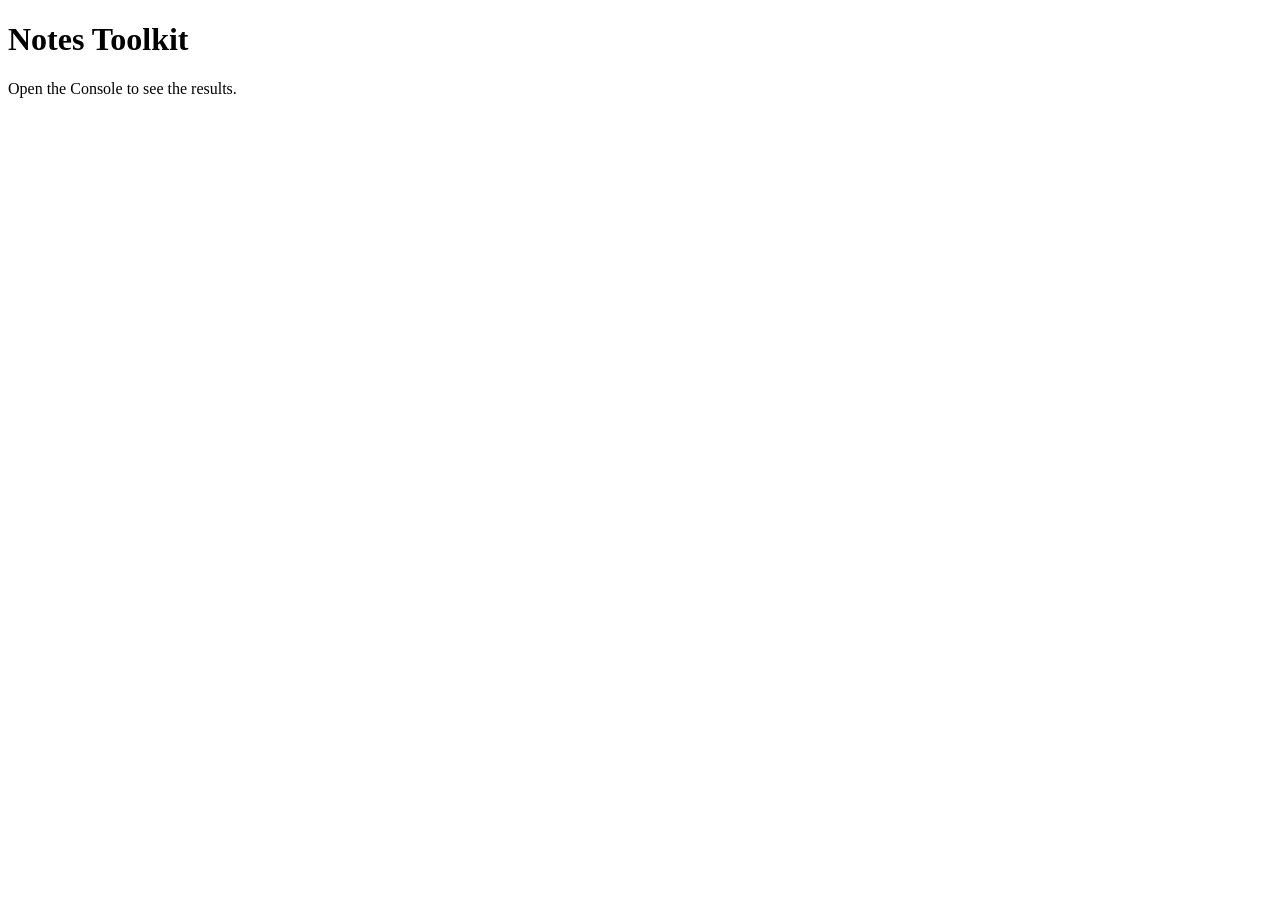
<file: day3/index.html>
<!DOCTYPE html>
<html lang="en">
  <head>
    <meta charset="UTF-8" />
    <meta name="viewport" content="width=device-width, initial-scale=1.0" />
    <title>Notes Toolkit</title>
    <script src="script.js" defer></script>
  </head>
  <body>
    <main>
      <h1>Notes Toolkit</h1>
      <p>Open the Console to see the results.</p>
    </main>
  </body>
</html>
</file>
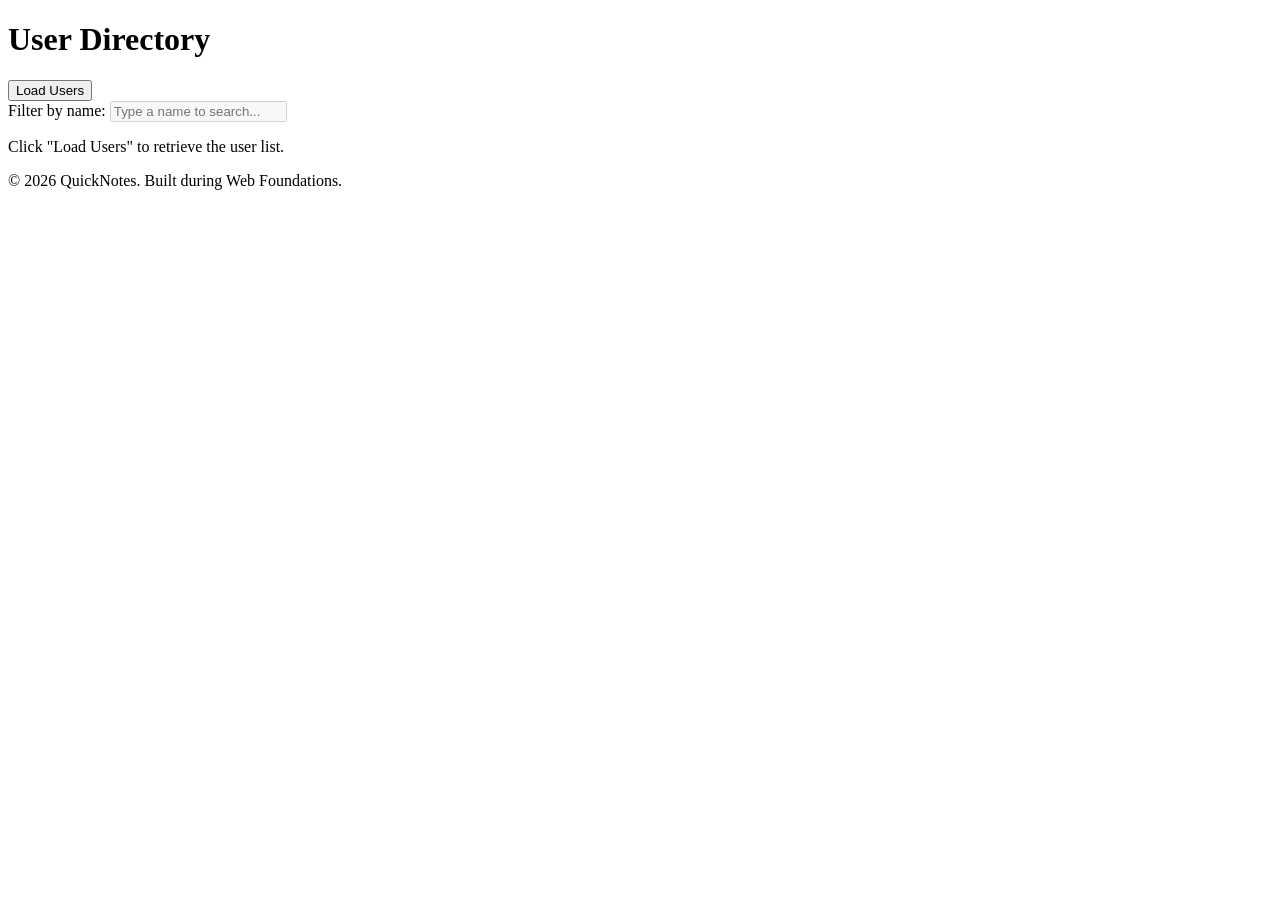
<file: day5/index.html>
<!DOCTYPE html>
<html lang="en">
  <head>
    <meta charset="UTF-8" />
    <meta name="viewport" content="width=device-width, initial-scale=1.0" />
    <title>Day 5 - User Directory</title>
    <script src="users.js" defer></script>
  </head>
  <body>
    <header>
      <h1>User Directory</h1>
    </header>

    <main>
      <section>
        <button id="load-users" type="button">Load Users</button>
      </section>

      <section>
        <label for="filter-input">Filter by name:</label>
        <input
          type="text"
          id="filter-input"
          placeholder="Type a name to search..."
          disabled
        />
      </section>

      <section>
        <p id="status">Click "Load Users" to retrieve the user list.</p>
        <ul id="users-list"></ul>
      </section>
    </main>

    <footer>
      <p>&copy; 2026 QuickNotes. Built during Web Foundations.</p>
    </footer>
  </body>
</html>
</file>
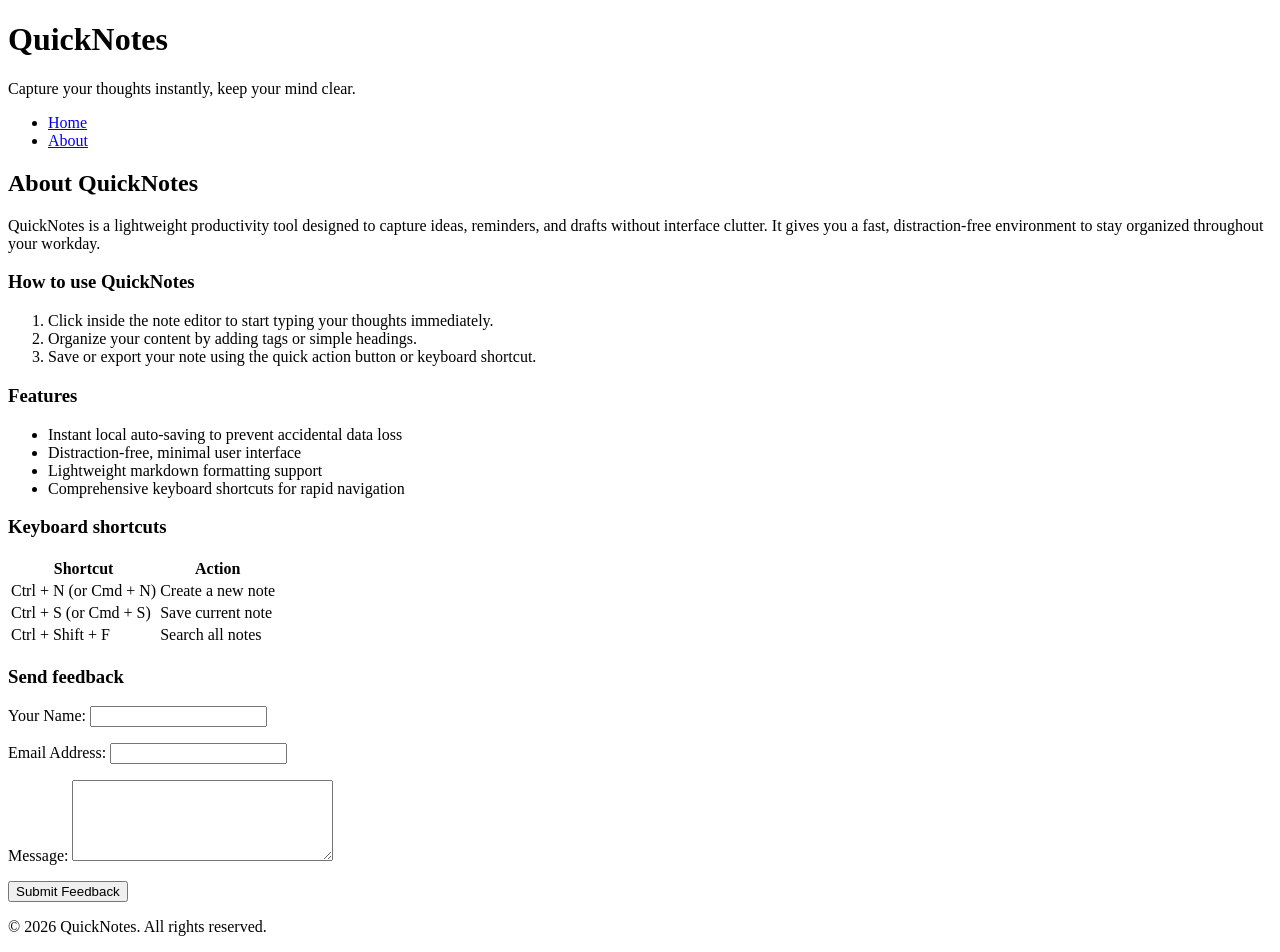
<file: day1/about.html>
<!DOCTYPE html>
<html lang="en">
<head>
  <meta charset="UTF-8">
  <meta name="viewport" content="width=device-width, initial-scale=1.0">
  <title>About - QuickNotes</title>
</head>
<body>
  <header>
    <h1>QuickNotes</h1>
    <p>Capture your thoughts instantly, keep your mind clear.</p>
    <nav>
      <ul>
        <li><a href="index.html">Home</a></li>
        <li><a href="about.html">About</a></li>
      </ul>
    </nav>
  </header>

  <main>
    <h2>About QuickNotes</h2>
    <p>QuickNotes is a lightweight productivity tool designed to capture ideas, reminders, and drafts without interface clutter. It gives you a fast, distraction-free environment to stay organized throughout your workday.</p>

    <section>
      <h3>How to use QuickNotes</h3>
      <ol>
        <li>Click inside the note editor to start typing your thoughts immediately.</li>
        <li>Organize your content by adding tags or simple headings.</li>
        <li>Save or export your note using the quick action button or keyboard shortcut.</li>
      </ol>
    </section>

    <section>
      <h3>Features</h3>
      <ul>
        <li>Instant local auto-saving to prevent accidental data loss</li>
        <li>Distraction-free, minimal user interface</li>
        <li>Lightweight markdown formatting support</li>
        <li>Comprehensive keyboard shortcuts for rapid navigation</li>
      </ul>
    </section>

    <section>
      <h3>Keyboard shortcuts</h3>
      <table>
        <thead>
          <tr>
            <th scope="col">Shortcut</th>
            <th scope="col">Action</th>
          </tr>
        </thead>
        <tbody>
          <tr>
            <td>Ctrl + N (or Cmd + N)</td>
            <td>Create a new note</td>
          </tr>
          <tr>
            <td>Ctrl + S (or Cmd + S)</td>
            <td>Save current note</td>
          </tr>
          <tr>
            <td>Ctrl + Shift + F</td>
            <td>Search all notes</td>
          </tr>
        </tbody>
      </table>
    </section>

    <section>
      <h3>Send feedback</h3>
      <form action="#" method="post">
        <p>
          <label for="user-name">Your Name:</label>
          <input type="text" id="user-name" name="userName" required>
        </p>
        <p>
          <label for="user-email">Email Address:</label>
          <input type="email" id="user-email" name="userEmail" required>
        </p>
        <p>
          <label for="user-message">Message:</label>
          <textarea id="user-message" name="userMessage" rows="5" cols="30" required></textarea>
        </p>
        <p>
          <button type="submit">Submit Feedback</button>
        </p>
      </form>
    </section>
  </main>

  <footer>
    <p>&copy; 2026 QuickNotes. All rights reserved.</p>
  </footer>
</body>
</html>
</file>
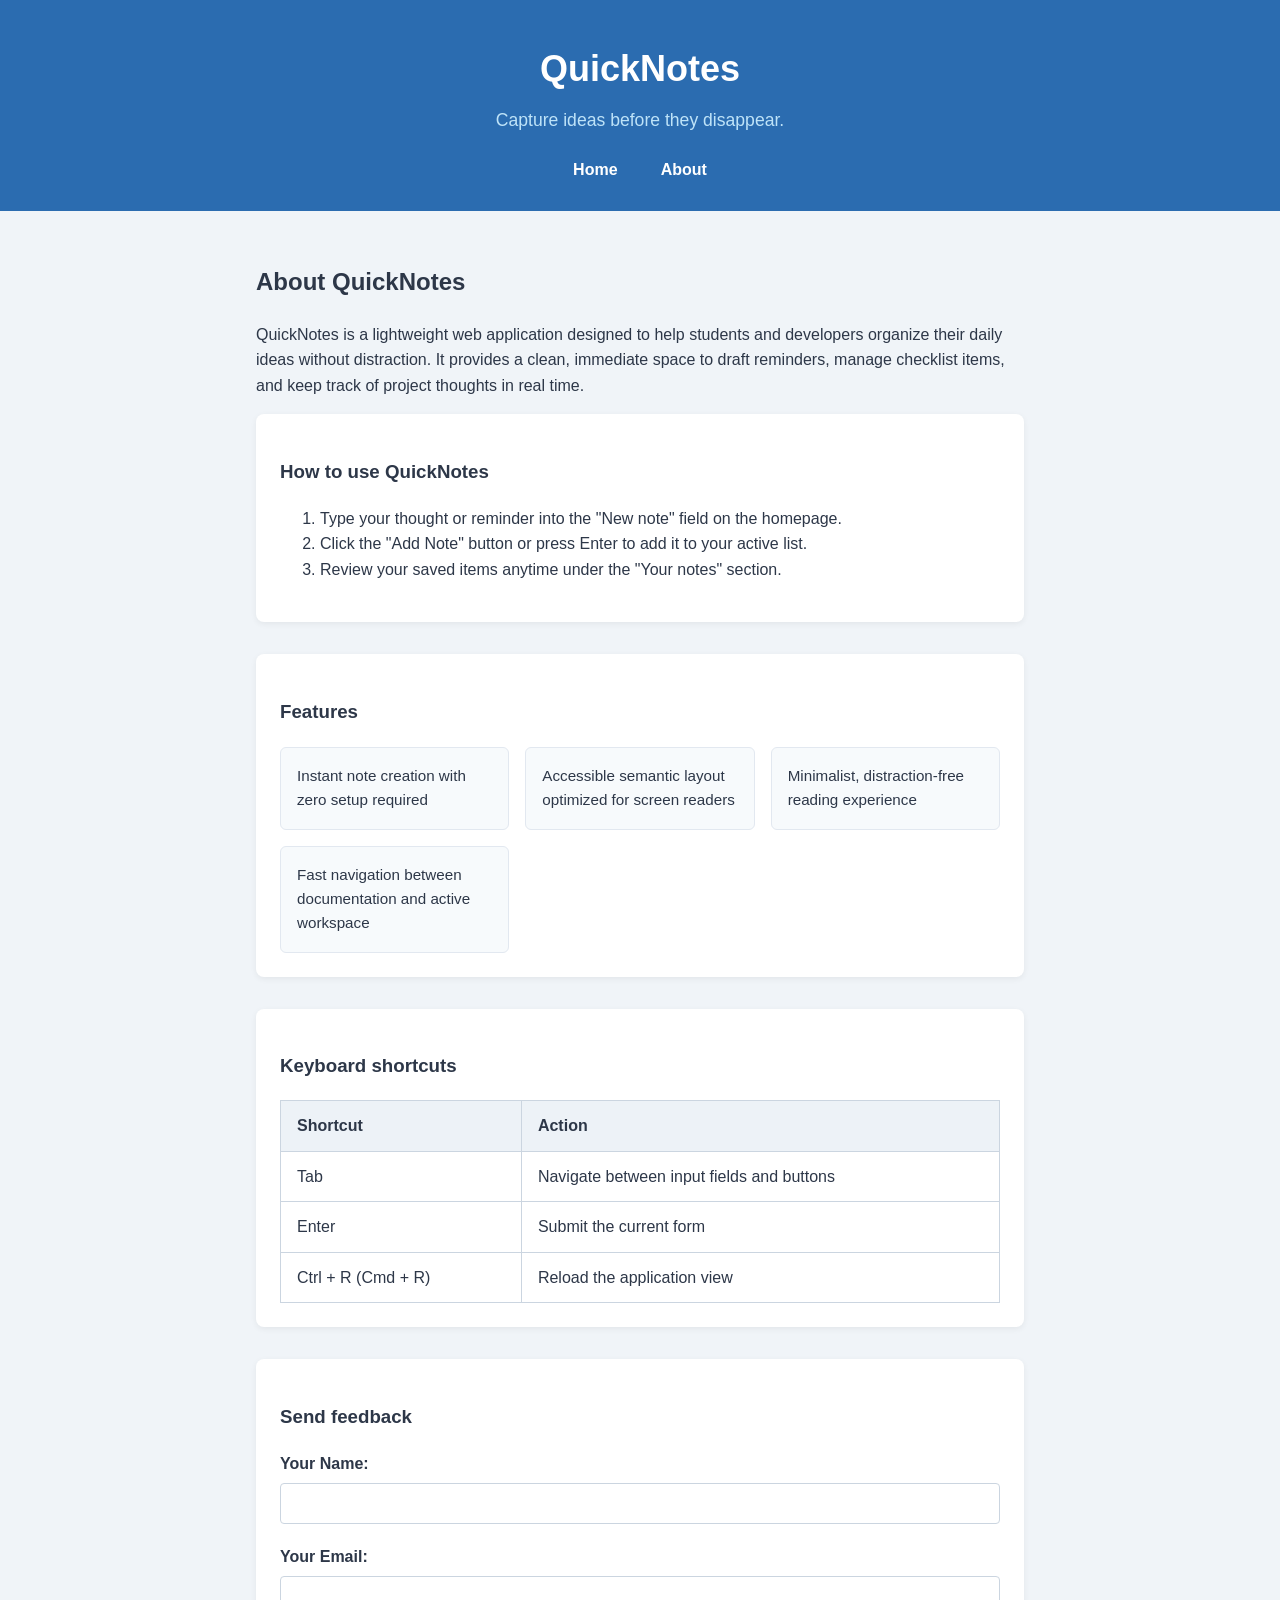
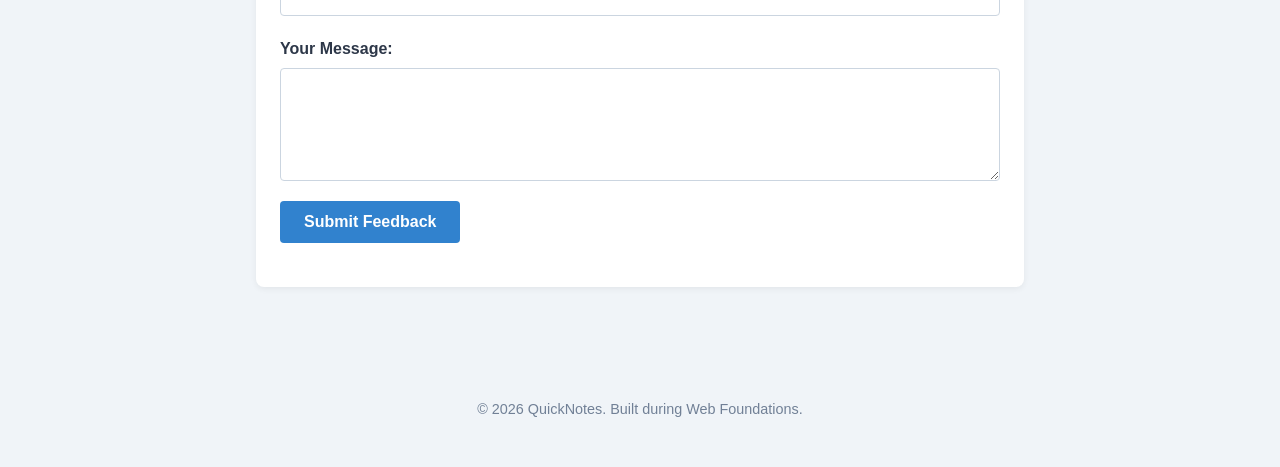
<file: day2/about.html>
<!DOCTYPE html>
<html lang="en">
  <head>
    <meta charset="UTF-8" />
    <meta name="viewport" content="width=device-width, initial-scale=1.0" />
    <title>About - QuickNotes</title>
    <link rel="stylesheet" href="style.css" />
  </head>
  <body>
    <header>
      <h1>QuickNotes</h1>
      <p>Capture ideas before they disappear.</p>
      <nav>
        <ul>
          <li><a href="index.html">Home</a></li>
          <li><a href="about.html">About</a></li>
        </ul>
      </nav>
    </header>

    <main>
      <h2>About QuickNotes</h2>
      <p>QuickNotes is a lightweight web application designed to help students and developers organize their daily ideas without distraction. It provides a clean, immediate space to draft reminders, manage checklist items, and keep track of project thoughts in real time.</p>

      <section>
        <h3>How to use QuickNotes</h3>
        <ol>
          <li>Type your thought or reminder into the "New note" field on the homepage.</li>
          <li>Click the "Add Note" button or press Enter to add it to your active list.</li>
          <li>Review your saved items anytime under the "Your notes" section.</li>
        </ol>
      </section>

      <section>
        <h3>Features</h3>
        <ul class="features">
          <li>Instant note creation with zero setup required</li>
          <li>Accessible semantic layout optimized for screen readers</li>
          <li>Minimalist, distraction-free reading experience</li>
          <li>Fast navigation between documentation and active workspace</li>
        </ul>
      </section>

      <section>
        <h3>Keyboard shortcuts</h3>
        <table>
          <thead>
            <tr>
              <th scope="col">Shortcut</th>
              <th scope="col">Action</th>
            </tr>
          </thead>
          <tbody>
            <tr>
              <td>Tab</td>
              <td>Navigate between input fields and buttons</td>
            </tr>
            <tr>
              <td>Enter</td>
              <td>Submit the current form</td>
            </tr>
            <tr>
              <td>Ctrl + R (Cmd + R)</td>
              <td>Reload the application view</td>
            </tr>
          </tbody>
        </table>
      </section>

      <section>
        <h3>Send feedback</h3>
        <form action="#" method="post">
          <p>
            <label for="feedback-name">Your Name:</label>
            <input type="text" id="feedback-name" name="feedbackName" required />
          </p>
          <p>
            <label for="feedback-email">Your Email:</label>
            <input type="email" id="feedback-email" name="feedbackEmail" required />
          </p>
          <p>
            <label for="feedback-message">Your Message:</label>
            <textarea id="feedback-message" name="feedbackMessage" rows="5" cols="30" required></textarea>
          </p>
          <p>
            <button type="submit">Submit Feedback</button>
          </p>
        </form>
      </section>
    </main>

    <footer>
      <p>&copy; 2026 QuickNotes. Built during Web Foundations.</p>
    </footer>
  </body>
</html>
</file>
<file: day2/style.css>
/* 1. Global Box-Sizing Reset & Base Body Styles */
*,
*::before,
*::after {
  box-sizing: border-box;
}

body {
  margin: 0;
  font-family: -apple-system, BlinkMacSystemFont, "Segoe UI", Roboto, Helvetica, Arial, sans-serif;
  line-height: 1.6;
  color: #2d3748;
  background-color: #f0f4f8;
}

/* 2. Header Styles */
header {
  background-color: #2b6cb0;
  color: #ffffff;
  padding: 2.5rem 1rem 1.75rem;
  text-align: center;
}

header h1 {
  margin: 0 0 0.5rem;
  font-size: 2.25rem;
}

header p {
  margin: 0 0 1.5rem;
  color: #bee3f8;
  font-size: 1.1rem;
}

/* 3. Navigation Bar (Flexbox Centred Row) */
nav ul {
  display: flex;
  justify-content: center;
  align-items: center;
  gap: 16px;
  list-style: none;
  padding: 0;
  margin: 0;
}

nav a {
  color: #ffffff;
  text-decoration: none;
  font-weight: 600;
  padding: 0.4rem 0.85rem;
  border-radius: 4px;
  transition: background-color 0.25s ease, color 0.25s ease;
}

nav a:hover,
nav a:focus {
  background-color: #ffffff;
  color: #2b6cb0;
}

/* 4. Centred Main with Max-Width & White Card Sections */
main {
  max-width: 800px;
  margin-left: auto;
  margin-right: auto;
  padding: 2rem 1rem;
}

main > section {
  background-color: #ffffff;
  border-radius: 8px;
  padding: 1.5rem;
  margin-bottom: 2rem;
  box-shadow: 0 2px 6px rgba(0, 0, 0, 0.06);
}

/* 5. Features Grid (Cards with repeat auto-fit minmax(180px, 1fr)) */
ul.features {
  display: grid;
  grid-template-columns: repeat(auto-fit, minmax(180px, 1fr));
  gap: 1rem;
  list-style: none;
  padding: 0;
  margin: 1.25rem 0 0;
}

ul.features li {
  background-color: #f7fafc;
  border: 1px solid #e2e8f0;
  border-radius: 6px;
  padding: 1rem;
  font-size: 0.95rem;
}

/* 6. Shortcuts Table Styling */
table {
  width: 100%;
  border-collapse: collapse;
  margin-top: 1rem;
}

table th,
table td {
  border: 1px solid #cbd5e0;
  padding: 0.75rem 1rem;
  text-align: left;
}

table th {
  background-color: #edf2f7;
  font-weight: 700;
}

/* 7. Feedback Form & Input Styles */
form p {
  margin-bottom: 1.25rem;
}

form label {
  display: block;
  font-weight: 600;
  margin-bottom: 0.4rem;
}

form input[type="text"],
form input[type="email"],
form textarea {
  display: block;
  width: 100%;
  padding: 0.65rem 0.75rem;
  font-size: 1rem;
  font-family: inherit;
  border: 1px solid #cbd5e0;
  border-radius: 4px;
  background-color: #ffffff;
}

form input[type="text"]:focus,
form input[type="email"]:focus,
form textarea:focus {
  outline: none;
  border-color: #3182ce;
  box-shadow: 0 0 0 3px rgba(66, 153, 225, 0.25);
}

/* 8. Button Styles with Transitions */
button {
  display: inline-block;
  background-color: #3182ce;
  color: #ffffff;
  border: none;
  border-radius: 4px;
  padding: 0.75rem 1.5rem;
  font-size: 1rem;
  font-weight: 600;
  cursor: pointer;
  transition: background-color 0.25s ease, transform 0.15s ease;
}

button:hover {
  background-color: #2b6cb0;
}

button:active {
  transform: scale(0.98);
}

/* 9. Footer */
footer {
  text-align: center;
  padding: 2rem 1rem;
  color: #718096;
  font-size: 0.9rem;
}

/* 10. Responsive Breakpoint (Header Padding & Font Size Reduction) */
@media (max-width: 600px) {
  header {
    padding: 1.5rem 0.75rem 1rem;
  }

  header h1 {
    font-size: 1.6rem;
  }

  header p {
    font-size: 0.95rem;
    margin-bottom: 1rem;
  }

  button {
    width: 100%;
  }
}
</file>
